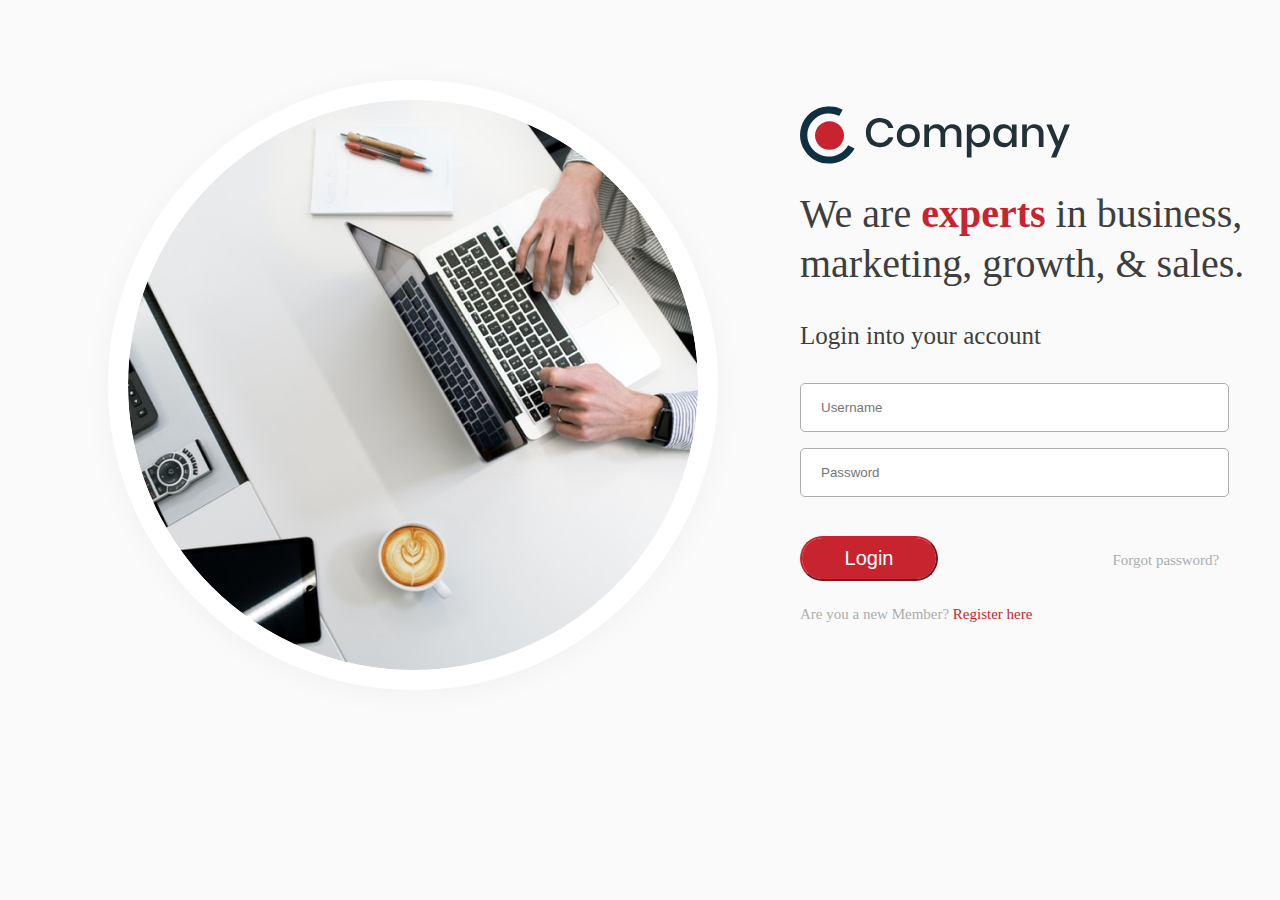
<file: index.html>
<!doctype html>
<html lang=en-us>
    <head>
        <title>Login Page</title>
        <meta name="viewport" content="width=device-width,initial-scale=1">
        <link rel="stylesheet" href="css/styles.css">
    </head>
    <body id="body">
        <div class="image"></div>
        <div class="container">
            <img class="header-logo" src="img/header-logo.svg">
            <p class="tagline">We are <span>experts</span> in business, marketing, growth, & sales.</p>
            <p class="loginInfo">Login into your account</p>
            <form>
                <div class="login"> 
                    <input type="text" placeholder="Username" name="username" required>
                    <input type="password" placeholder="Password" name="password" required>
                        <div class="loginbtn">
                            <button type="submit">Login</button> 
                            <a href="#"> Forgot password? </a> 
                        </div>
                </div> 
            </form>   
            <div class="register">
                <p>Are you a new Member? <a href="#"> Register here </a> </p>
            </div>
        </div>
    </body>
</html>
</file>
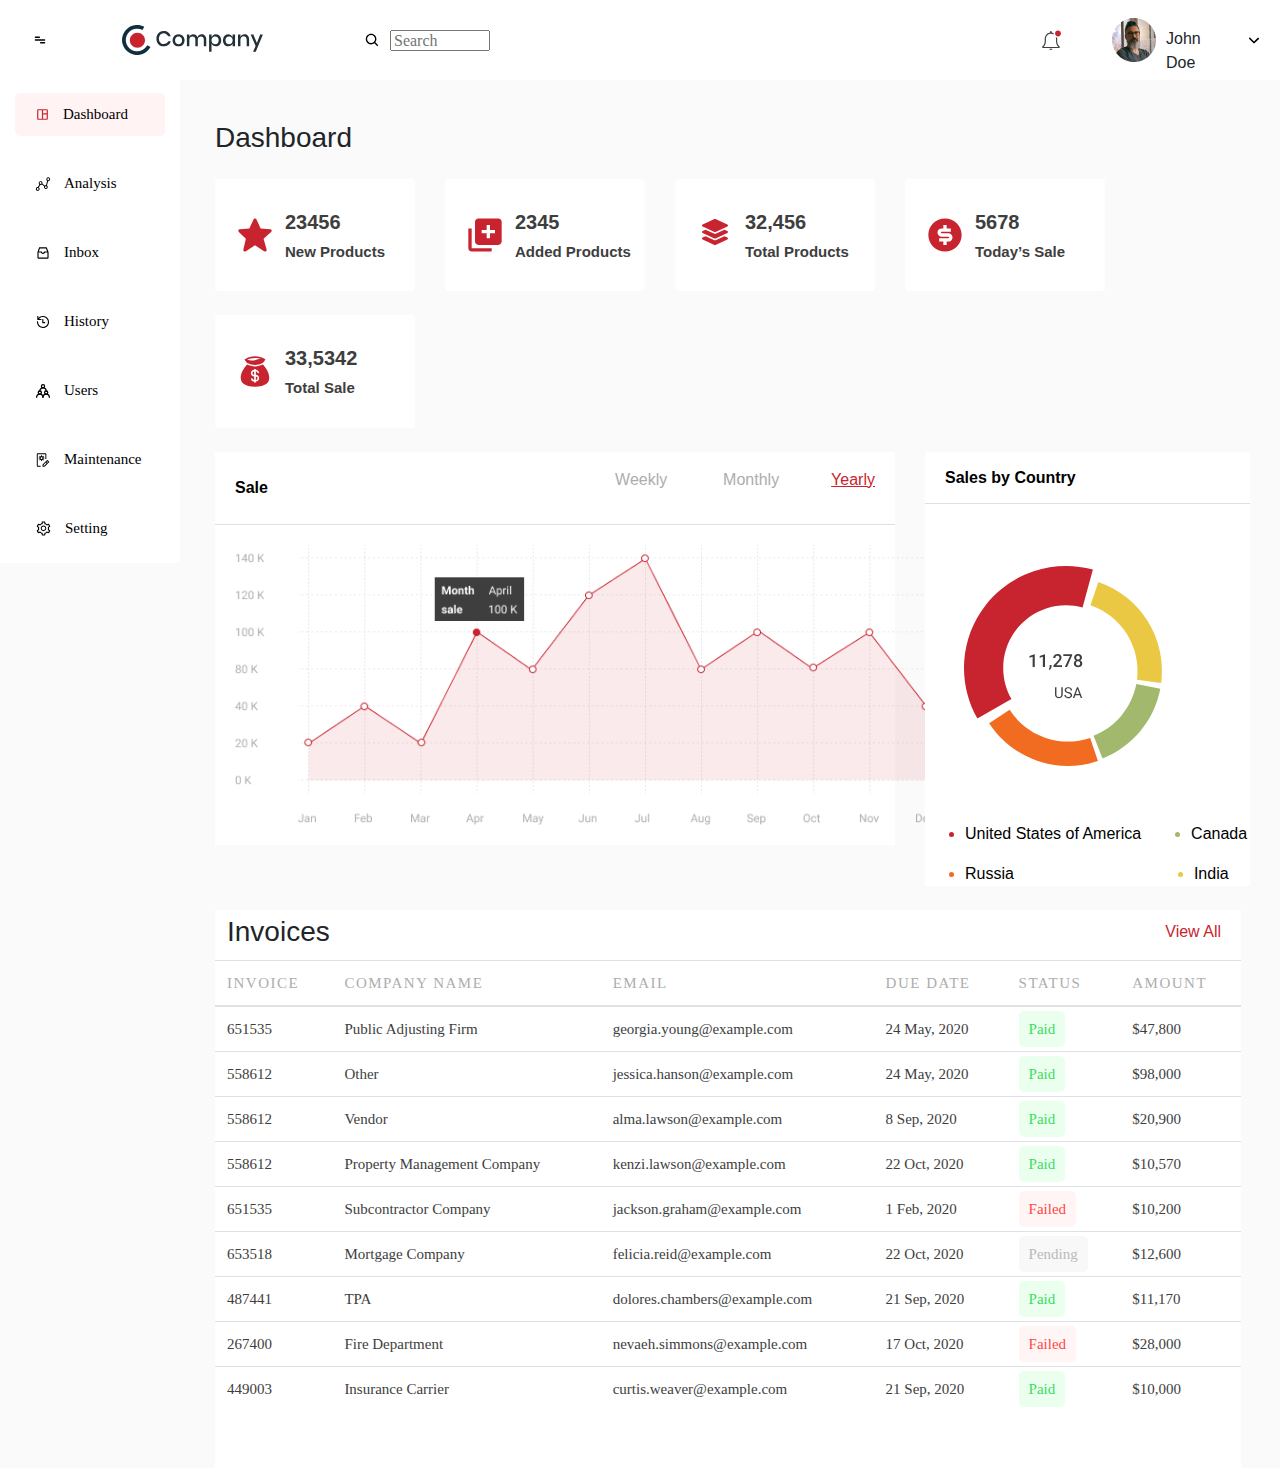
<file: dashboard.html>
<!doctype html>
<html lang=en-us>
    <head>
        <title>Dashboard Page</title>
        <meta name="viewport" content="width=device-width,initial-scale=1">
        <link rel="stylesheet" href="css/styles.css">
        <link rel="stylesheet" href="./css/bootstrap.min.css">
    </head>
    <body id="dashboardbody">
        <div class="container-fluid">
            <div class="topbar" id="topmenubar">
                <img class="menuimg" id="sidebarCollapse" onclick="showMenu()" src="img/menu-bar.svg">
                <img class="headerlogo" src="img/header-logo.svg">
                <img class="searchicon" src="img/search-icon.svg" height="16px" width="16px">
                <input class="searchtext" type="text" placeholder="Search"/>
                <img class="notification" src="img/notification-icon.svg">
                <img class="profile"src="img/profile.png">
                <p class="name">John Doe</p>
                <img class="downarrow" src="img/downward-arrow.svg">
            </div>
            <div class="row" id="dashboardmenu">
                <div class="sidebar" id="navigationmenu">
                    <div class="sidebar-menu selected-item">
                        <img class="active-menu"src="./img/dashboard-active.svg">
                        <span>Dashboard</span>
                    </div>
                    <div class="sidebar-menu">
                        <img class="graph"src="./img/graph-default.svg">
                        <span>Analysis</span>
                    </div>
                    <div class="sidebar-menu">
                        <img class="inbox"src="./img/inbox-default.svg">
                        <span>Inbox</span>
                    </div>
                    <div class="sidebar-menu">
                        <img class="history"src="./img/clock-default.svg">
                        <span>History</span>
                    </div>
                    <div class="sidebar-menu">
                        <img class="user"src="./img/user-default.svg">
                        <span>Users</span>
                    </div>
                    <div class="sidebar-menu">
                        <img class="maintenance"src="./img/maintenance-default.svg">
                        <span>Maintenance</span>
                    </div>
                    <div class="sidebar-menu">
                        <img class="setting"src="./img/setting-default.svg">
                        <span>Setting</span>
                    </div>
                </div>
                <div class="col main-content">
                    <div class="d-sm-flex justify-content-between mb-4">
                        <h1 class="h3 mb-0">Dashboard</h1>
                    </div>

                    <!-- Content Row -->
                    <div class="row">

                        <!-- Earnings (Monthly) Card Example -->
                        <div class="col-xl-3 col-md-6 mb-4">
                            <div class="card border-left-primary shadow h-100 py-2">
                                <div class="card-body">
                                    <div class="row no-gutters">
                                        <img class="star_img" src="./img/star.svg"/>
                                        <div class="col mr-2">
                                            <div class="text-xs font-weight-bold headingNo text-uppercase mb-1">
                                                23456</div>
                                            <div class="font-weight-bold mb-0">New Products</div>
                                        </div>
                                    </div>
                                </div>
                            </div>
                        </div>

                        <!-- Earnings (Monthly) Card Example -->
                        <div class="col-xl-3 col-md-6 mb-4">
                            <div class="card border-left-success shadow h-100 py-2">
                                <div class="card-body">
                                    <div class="row no-gutters">
                                        <img class="new-product" src="./img/new-product.svg"/>
                                        <div class="col mr-2">
                                            <div class="text-xs font-weight-bold headingNo text-uppercase mb-1">
                                                2345</div>
                                            <div class="font-weight-bold mb-0">Added Products</div>
                                        </div>
                                    </div>
                                </div>
                            </div>
                        </div>

                        <!-- Earnings (Monthly) Card Example -->
                        <div class="col-xl-3 col-md-6 mb-4">
                            <div class="card border-left-info shadow h-100 py-2">
                                <div class="card-body">
                                    <div class="row no-gutters">
                                        <img class="total-product" src="./img/total-product.svg"/>
                                        <div class="col mr-2">
                                            <div class="text-xs font-weight-bold headingNo text-uppercase mb-1">
                                                32,456</div>
                                            <div class="font-weight-bold mb-0">Total Products</div>
                                        </div>
                                    </div>
                                </div>
                            </div>
                        </div>

                        <div class="col-xl-3 col-md-6 mb-4">
                            <div class="card border-left-info shadow h-100 py-2">
                                <div class="card-body">
                                    <div class="row no-gutters">
                                        <img class="dollar-filled" src="./img/dollar-filled.svg"/>
                                        <div class="col mr-2">
                                            <div class="text-xs font-weight-bold headingNo text-uppercase mb-1">
                                                5678</div>
                                            <div class="font-weight-bold mb-0">Today’s Sale</div>
                                        </div>
                                    </div>
                                </div>
                            </div>
                        </div>

                        <!-- Pending Requests Card Example -->
                        <div class="col-xl-3 col-md-6 mb-4">
                            <div class="card border-left-warning shadow h-100 py-2">
                                <div class="card-body">
                                    <div class="row no-gutters">
                                        <img class="money-bag" src="./img/money-bag.svg"/>
                                        <div class="col mr-2">
                                            <div class="text-xs font-weight-bold headingNo text-uppercase mb-1">
                                                33,5342</div>
                                            <div class="font-weight-bold mb-0">Total Sale</div>
                                        </div>
                                    </div>
                                </div>
                            </div>
                        </div>
                    </div>
                    <!-- Content Row -->

                    <div class="newrow">

                        <!-- Area Chart -->
                        <div class="col-xl-8 col-lg-7">
                            <div class="newcard shadow mb-4">
                                <!-- Card Header - Dropdown -->
                                <div
                                    class="card-header py-3 d-flex flex-row align-items-center justify-content-between">
                                    <h6 class="m-0 font-weight-bold">Sale</h6>
                                    <div class="days">
                                        <p class="weekly">Weekly</p>
                                        <p class="monthly">Monthly</p>
                                        <p class="yearly"><a href="$">Yearly</a></p>
                                    </div>
                                </div>
                                <!-- Card Body -->
                                <div class="card-body">
                                    <div class="chart-area">
                                        <img src="./img/data-graph.png"></img>
                                    </div>
                                </div>
                            </div>
                        </div>

                        <!-- Pie Chart -->
                        <div class="col-xl-4 col-lg-5 piechartcard">
                            <div class="piecard shadow mb-4">
                                <!-- Card Header - Dropdown -->
                                <div
                                    class="card-header py-3 d-flex flex-row align-items-center justify-content-between">
                                    <h6 class="m-0 font-weight-bold">Sales by Country</h6>
                                </div>
                                <!-- Card Body -->
                                <div class="card-body">
                                    <div class="chart-pie pt-4 pb-2">
                                        <img src="./img/pie-chart.svg"></img>
                                    </div>
                                </div>
                                <ul>
                                    <li class="usabullet"><span class="usa">United States of America</span> </li>
                                    <li class="canadabullet"><span class="canada">Canada</span></li>
                                </ul>
                                <ul>
                                    <li class="russiabullet"><span class="russia">Russia</span></li>
                                    <li class="indiabullet"><span class="india">India</li>
                                </ul> 
                            </div>
                        </div>
                    </div>
                    <div class="invoice-table">
                        <div class="tablehaeder">
                            <h3 class="invoicetitle">Invoices</h3>
                            <p class="viewall">View All</p>
                        </div>
                        <table class="table">
                            <thead>
                              <tr>
                                <th>INVOICE</th>
                                <th>COMPANY NAME</th>
                                <th>EMAIL</th>
                                <th>DUE DATE</th>
                                <th>STATUS</th>
                                <th>AMOUNT</th>
                            </tr>
                            </thead>
                            <tbody>
                              <tr>
                                <td>651535</td>
                                <td>Public Adjusting Firm</td>
                                <td>georgia.young@example.com</td>
                                <td>24 May, 2020</td>
                                <td class="paid"><spam class="paidbox">Paid</spam></td>
                                <td>$47,800</td>
                              </tr>
                              <tr>
                                <td>558612</td>
                                <td>Other</td>
                                <td>jessica.hanson@example.com</td>
                                <td>24 May, 2020</td>
                                <td class="paid"><spam class="paidbox">Paid</spam></td>
                                <td>$98,000</td>
                              </tr>
                              <tr>
                                <td>558612</td>
                                <td>Vendor</td>
                                <td>alma.lawson@example.com</td>
                                <td>8 Sep, 2020</td>
                                <td class="paid"><spam class="paidbox">Paid</spam></td>
                                <td>$20,900</td>
                              </tr>
                              <tr>
                                <td>558612</td>
                                <td>Property Management Company</td>
                                <td>kenzi.lawson@example.com</td>
                                <td>22 Oct, 2020</td>
                                <td class="paid"><spam class="paidbox">Paid</spam></td>
                                <td>$10,570</td>
                              </tr>
                              <tr>
                                <td>651535</td>
                                <td>Subcontractor Company</td>
                                <td>jackson.graham@example.com</td>
                                <td>1 Feb, 2020</td>
                                <td class="failed"><span class="failedbox">Failed</span></td>
                                <td>$10,200</td>
                              </tr>
                              <tr>
                                <td>653518</td>
                                <td>Mortgage Company</td>
                                <td>felicia.reid@example.com</td>
                                <td>22 Oct, 2020</td>
                                <td class="pending"><span class="pendingbox">Pending</span></td>
                                <td>$12,600</td>
                              </tr>
                              <tr>
                                <td>487441</td>
                                <td>TPA</td>
                                <td>dolores.chambers@example.com</td>
                                <td>21 Sep, 2020</td>
                                <td class="paid"><spam class="paidbox">Paid</spam></td>
                                <td>$11,170</td>
                              </tr>
                              <tr>
                                <td>267400</td>
                                <td>Fire Department</td>
                                <td>nevaeh.simmons@example.com</td>
                                <td>17 Oct, 2020</td>
                                <td class="failed"><span class="failedbox">Failed</span></td>
                                <td>$28,000</td>
                              </tr>
                              <tr>
                                <td>449003</td>
                                <td>Insurance Carrier</td>
                                <td>curtis.weaver@example.com</td>
                                <td>21 Sep, 2020</td>
                                <td class="paid"><spam class="paidbox">Paid</spam></td>
                                <td>$10,000</td>
                              </tr>
                            </tbody>
                          </table>
                    </div>
                </div>
            </div>
        </div>
    </body>
</html>


<script>
    const sideNavMenu = document.getElementById("navigationmenu");
    function showMenu(){
        if(sideNavMenu.style.display != "none"){
            sideNavMenu.style.display = "none";
            document.getElementById("dashboardmenu").style.gridTemplateColumns = "auto";
        }   
        else{
            sideNavMenu.style.display = "block";
            document.getElementById("topmenubar").style.width = "100vw"
            document.getElementById("dashboardmenu").style.gridTemplateColumns = "auto auto";
        }
    }
</script>
</file>
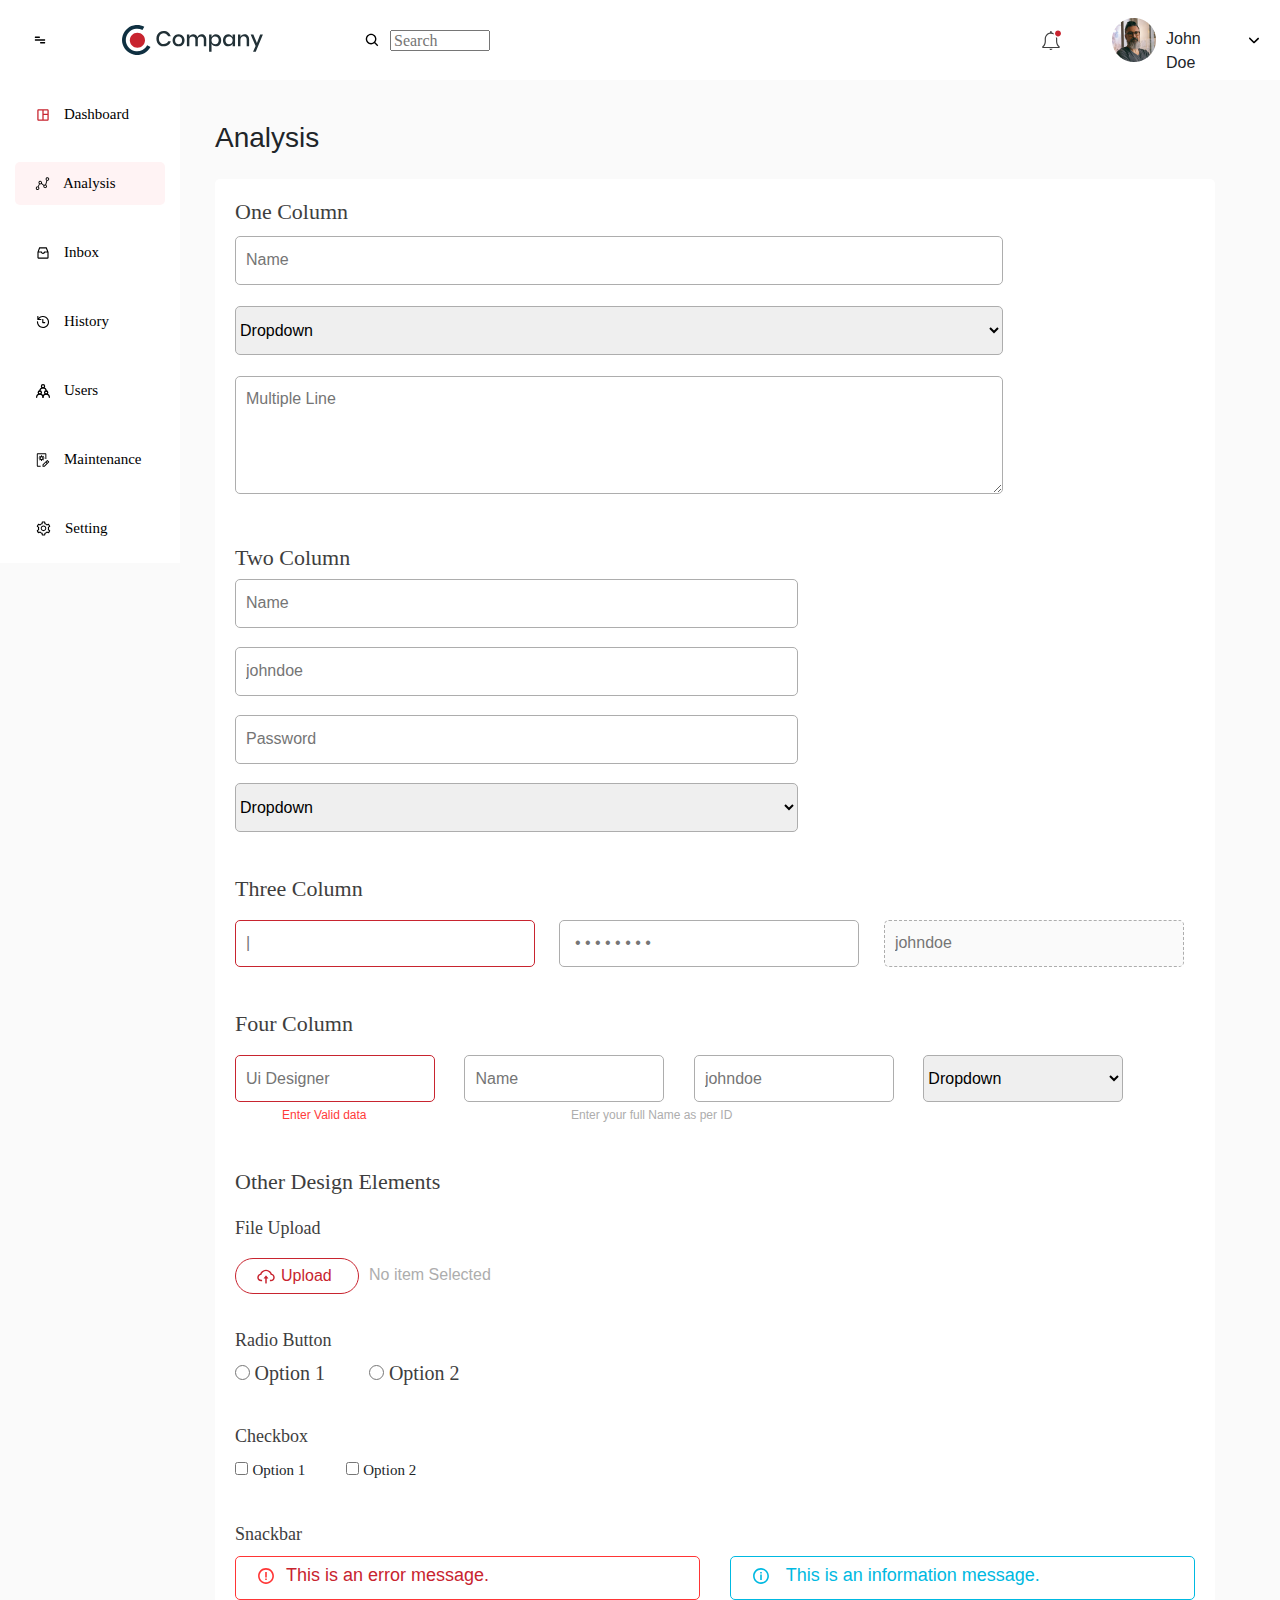
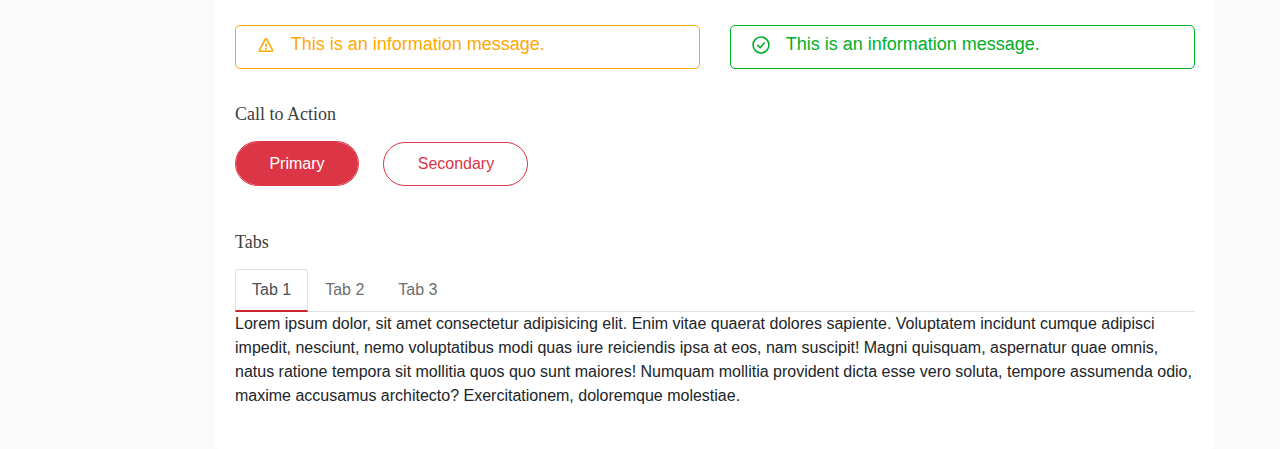
<file: innerpage.html>
<!doctype html>
<html lang=en-us>
    <head>
        <title>Analysis Page</title>
        <meta name="viewport" content="width=device-width,initial-scale=1">
        <link rel="stylesheet" href="css/styles.css">
        <link rel="stylesheet" href="./css/bootstrap.min.css">
    </head>
    <body id="dashboardbody">
        <div class="container-fluid">
            <div class="topbar" id="topmenubar">
                <img class="menuimg" onclick="showMenu()" src="img/menu-bar.svg">
                <img class="headerlogo" src="img/header-logo.svg">
                <img class="searchicon" src="img/search-icon.svg" height="16px" width="16px">
                <input class="searchtext" type="text" placeholder="Search"/>
                <img class="notification" src="img/notification-icon.svg">
                <img class="profile"src="img/profile.png">
                <p class="name">John Doe</p>
                <img class="downarrow" src="img/downward-arrow.svg">
            </div>
            <div class="row" id="dashboardmenu">
                <div class="sidebar" id="navigationmenu">
                    <div class="sidebar-menu">
                        <img class="dashboardsvg"src="./img/dashboard-active.svg">
                        <span>Dashboard</span>
                    </div>
                    <div class="sidebar-menu selected-item">
                        <img class="active-menu"src="./img/graph-default.svg">
                        <span>Analysis</span>
                    </div>
                    <div class="sidebar-menu">
                        <img class="inbox"src="./img/inbox-default.svg">
                        <span>Inbox</span>
                    </div>
                    <div class="sidebar-menu">
                        <img class="history"src="./img/clock-default.svg">
                        <span>History</span>
                    </div>
                    <div class="sidebar-menu">
                        <img class="user"src="./img/user-default.svg">
                        <span>Users</span>
                    </div>
                    <div class="sidebar-menu">
                        <img class="maintenance"src="./img/maintenance-default.svg">
                        <span>Maintenance</span>
                    </div>
                    <div class="sidebar-menu">
                        <img class="setting"src="./img/setting-default.svg">
                        <span>Setting</span>
                    </div>
                </div>
                <div class="col main-content-innerpage">
                    <div class="d-sm-flex justify-content-between mb-4">
                        <h1 class="h3 mb-0">Analysis</h1>
                    </div>
                    <div class="formarea">
                        <label class="one-column">One Column</label>
                        <form>
                            <input type="nametext" id="name" name="name" placeholder="Name">
                            <select id="dropdown">
                                <option value="">Dropdown</option>
                            </select>
                            <textarea id="multiple-line" placeholder="Multiple Line" rows="4" type="textarea"></textarea>
                        </form>
                        <label class="two-column">Two Column</label>
                        <div class="twoform">
                            <input type="nametext" id="twoform" name="name" placeholder="Name">
                            <input type="nametext" id="twoform" name="name" placeholder="johndoe">
                        </div>
                        <div class="twoform">
                            <input type="nametext" id="twoform" name="name" placeholder="Password">
                            <select id="twoformdropdown">
                                <option value="">Dropdown</option>
                            </select>
                        </div>
                        <label class="three-column">Three Column</label>
                        <div class="threeform">
                            <input type="nametext" id="focused" name="name" placeholder="|">
                            <input type="nametext" id="threeform" name="name" placeholder=" • • • • • • • •">
                            <input type="nametext" disabled="disabled" id="disabled" name="name" placeholder="johndoe">
                        </div>
                        <label class="four-column">Four Column</label>
                        <div class="fourform">
                            <input type="nametext" id="fourfocused" name="name" placeholder="Ui Designer">
                            <input type="nametext" id="fourform" name="name" placeholder="Name">
                            <input type="nametext" id="fourform" name="name" placeholder="johndoe">
                            <select id="fourform">
                                <option value="">Dropdown</option>
                            </select>
                        </div>
                        <spam class="fourcolumntext1">Enter Valid data</spam>
                        <spam class="fourcolumntext2">Enter your full Name as per ID</spam>
                        <p id="other">Other Design Elements</p>
                        <p id="file-upload">File Upload</p>
                        <div class="upload">
                            <div class="upload-btn">
                                <img src="./img/cloud-upload-icon.svg">Upload
                                <!-- <input type="file" name="myfile" /> -->
                            </div>
                            <span class="uploadtext">No item Selected</span>
                        </div>
                        <label class="radio">Radio Button</label>
                        <div class="radio-btn">
                            <input type="radio" id="option_1" name="Radio" value="Option 1">
                            <label class="option_1">Option 1</label>
                            <input type="radio" id="option_2" name="Radio" value="Option 2">
                            <label class="option_2">Option 2</label>
                        </div>
                        <label class="checkbox">Checkbox</label>
                        <div class="checkbox-btn">
                            <input type="checkbox" id="checkbox1" name="checkbox" value="Option 1">
                            <label class="checkbox1">Option 1</label>
                            <input type="checkbox" id="checkbox2" name="checkbox" value="Option 2">
                            <label class="checkbox2">Option 2</label>
                        </div>
                        <label class="snackbar">Snackbar</label>
                        <div id="snackbar">
                            <div class="snackbar_btn1">
                                <img class="snackbarimg1" src="./img/error-icon.svg"><span>This is an error message.</span> 
                            </div>
                            <div class="snackbar_btn2">
                                <img class="snackbarimg2" src="./img/info-icon.svg"><span> This is an information message.</span> 
                            </div>
                        </div>
                        <div id="snackbar">
                            <div class="snackbar_btn3">
                                <img class="snackbarimg1" src="./img/warning-icon.svg"><span> This is an information message.</span> 
                            </div>
                            <div class="snackbar_btn4">
                                <img class="snackbarimg1" src="./img/success-icon.svg"><span> This is an information message.</span> 
                            </div>
                        </div>
                        <div class="call_action">
                            <p class="callactiontxt">Call to Action</p>
                            <div class="callaction_btn">
                                <button type="button" class="rounded-pill btn btn-danger primarybtn">Primary</button>
                                <button type="button" class="rounded-pill btn btn-outline-danger secondarybtn">Secondary</button>
                            </div>
                        </div>
                        <div class="tabs">
                            <p class="tabtxt">Tabs</p>
                            <div>
                                <ul class="nav nav-tabs" id="myTab" role="tablist">
                                    <li class="nav-item" role="presentation">
                                        <a class="nav-link active" id="pills-home-tab" data-toggle="pill" href="#pills-home" role="tab" aria-controls="pills-home" aria-selected="true">Tab 1</a>
                                    </li>
                                    <li class="nav-item" role="presentation">
                                        <a class="nav-link" id="pills-home-tab" data-toggle="pill" href="#pills-home" role="tab" aria-controls="pills-home" aria-selected="true">Tab 2</a>
                                    </li>
                                    <li class="nav-item" role="presentation">
                                        <a class="nav-link" id="pills-home-tab" data-toggle="pill" href="#pills-home" role="tab" aria-controls="pills-home" aria-selected="true">Tab 3</a>
                                    </li>
                                </ul>
                                <div class="tab-content">
                                    <div class="tab-pane fade show active" id="tab1" role="tabpanel"
                                        aria-labelledby="home-tab">Lorem ipsum dolor, sit amet consectetur adipisicing
                                        elit. Enim vitae quaerat dolores sapiente. Voluptatem incidunt cumque adipisci
                                        impedit, nesciunt, nemo voluptatibus modi quas iure reiciendis ipsa at eos, nam
                                        suscipit!
                                        Magni quisquam, aspernatur quae omnis, natus ratione tempora sit mollitia quos
                                        quo sunt maiores! Numquam mollitia provident dicta esse vero soluta, tempore
                                        assumenda odio, maxime accusamus architecto? Exercitationem, doloremque
                                        molestiae.
                                    </div>
                                    <div class="tab-pane fade" id="tab2" role="tabpanel"
                                        aria-labelledby="profile-tab">Lorem ipsum dolor, sit amet consectetur adipisicing
                                        elit. Enim vitae quaerat dolores sapiente. Voluptatem incidunt cumque adipisci
                                        impedit, nesciunt, nemo voluptatibus modi quas iure reiciendis ipsa at eos, nam
                                        suscipi.</div>
                                    <div class="tab-pane fade" id="tab3" role="tabpanel"
                                        aria-labelledby="contact-tab">Lorem ipsum dolor, sit amet consectetur adipisicing
                                        elit. Enim</div>
                                </div>
                            </div>
                        </div>
                    </div>
                </div>
            </div>
        </div>
    </body>
</html>




<script>
    const sideNavMenu = document.getElementById("navigationmenu");
    function showMenu(){
        if(sideNavMenu.style.display != "none"){
            sideNavMenu.style.display = "none";
            document.getElementById("dashboardmenu").style.gridTemplateColumns = "auto";
        }   
        else{
            sideNavMenu.style.display = "block";
            document.getElementById("topmenubar").style.width = "100vw"
            document.getElementById("dashboardmenu").style.gridTemplateColumns = "auto auto";
        }
    }
</script>
</file>
<file: css/styles.css>
#body{
    /* width: 1560px; */
    height: 720px;
    background-color: #FAFAFA;
}
.image{
    top: 72px;
    left: 100px;
    width: 570px;
    height: 570px;
    border-radius: 50%;
    position: relative;
    background: transparent url('../img/hero-image.png') 0% 0% no-repeat padding-box;
    box-shadow: 0px 4px 31px #0000000A;
    border: 20px solid #FFFFFF;
    opacity: 1;
    float: left;
    margin-right: 164px;
}
.container{
    position: absolute;
    top: 106px;
    left: 800px;
}
.header-logo{
    width: 272px;
    height: 58px;
}
.tagline{
    width: 500px;
    height: 100px;
    margin-top: 19.17px;
    margin-bottom: 31.87px;
    text-align: left;
    font: normal normal 300 40px/47px Roboto;
    letter-spacing: 0px;
    color: #3E3E3E;
}
.tagline span{
    width: 137px;
    height: 53px;
    text-align: left;
    font: normal normal 900 40px/53px Roboto;
    letter-spacing: 0px;
    color: #C8242F;
}
.loginInfo{
    /* width: 260px; */
    height: 33px;
    text-align: left;
    font: normal normal normal 25px/33px Roboto;
    letter-spacing: 0px;
    color: #3E3E3E;
    margin-bottom: 23.45px;
}
.login{
    float: none;
    display: grid;
}
.login input[type=text], input[type=password] { 
    width: 429px;
    height: 49px;
    margin: 8px 0;
    padding: 12px 20px; 
    background: #FFFFFF 0% 0% no-repeat padding-box;
    border: 1px solid #ADADAD;
    border-radius: 5px; 
    box-sizing: border-box; 
}
.loginbtn{
    margin-top: 30.5px;
}
.loginbtn a{
    text-align: right;
    position: relative;
    font: normal normal normal 15px/20px Roboto;
    letter-spacing: 0px;
    color: #ADADAD;
    left: 170.44px;
}
a{
    text-decoration: none;
}
button{
    width: 138px;
    height: 45px;
    background: #C8242F 0% 0% no-repeat padding-box;
    border-color: #C8242F;
    color: white;
    font-size: 20px;
    font: normal normal medium 18px/24px Roboto;
    border-radius: 23px;
}
.loginbtn p{
    text-align: right;
    float: inline-end;
}
.register{
    margin-top: 23.13px;
    height: 20px;
    text-align: left;
    font: normal normal normal 15px/20px Roboto;
    letter-spacing: 0px;
    color: #ADADAD;
}
.register a{
    font: normal normal normal 15px/20px Roboto;
    letter-spacing: 0px;
    color: #C8242F;
}

/* dashboard style */

#dashboardbody{
    top: 0px;
    left: 0px;
    width: 100%;
    height: 1359px;
    background: #FAFAFA 0% 0% no-repeat padding-box;
    opacity: 1;
}
.topbar{
    top: 0px;
    left: 0px;
    position: absolute;
    width: 100%;
    height: 80px;
    display: flex;
    align-items: center;
    background: #FFFFFF 0% 0% no-repeat padding-box;
}
.menuimg{
    /* position: absolute; */
    /* left: 29px;  */
    width: 20px;
    height: 14px;
    margin-left: 30px;
}
.headerlogo{
    /* position: absolute; */
    top: 25px;
    margin-left: 72px;
    width: 142px;
    height: 30px;
}
.searchicon{
    top: 32px;
    /* left: 291px; */
    /* position: absolute; */
    margin-left: 100px;
    width: 16px;
    height: 16px;
}
.searchtext{
    /* position: absolute; */
    top: 30px;
    /* left: 321px; */
    width: 100px;
    height: 21px;
    margin-left: 10px;
    text-align: left;
    font: normal normal normal 16px/21px Roboto;
    letter-spacing: 0px;
    color: #000000;
}
.notification{
    /* position: absolute; */
    top: 28px;
    /* left: 1294px; */
    margin-left: 550px;
    width: 22px;
    height: 21px;   
}
.profile{
    /* position: absolute; */
    top: 18px;
    margin-left: 50px;
    /* left: 1368px; */
    width: 44px;
    height: 44px;
}
.name{
    /* position: absolute; */
    top: 28px;
    /* left: 1424px; */
    margin-left: 10px;
    margin-top: 10px;
    width: 68px;
    height: 21px;
}
.downarrow{
    /* position: absolute; */
    top: 30px;
    margin-left: 10px;
    /* left: 1507px; */
    width: 20px;
    height: 20px;
}
.sidebar{
    display: flex;
    flex-direction: column;
    position: relative;
    top: 80px;
    width: 180px;
    height: auto;
    background: #FFFFFF 0% 0% no-repeat padding-box;
}
.sidebar-menu {
    width: 150px;
    height: 43px;
    border-radius: 5px;
    margin: 13px 15px;
    align-items: center;
    font: 15px Roboto;
    padding-left: 20px;
    display: flex;
}
.sidebar-menu span{
    color: #000000;
}
.selected-item{
    background: #fff3f4 0% 0% no-repeat padding-box;
}
.active-menu{
    top: 119px;
    left: 48px;
    width: 15px;
    height: 15px;
    margin-right: 13px;
}
.graph{
    top: 171px;
    left: 46px;
    width: 16px;
    height: 16px;
    margin-right: 13px;
}
.inbox,.dashboardsvg{
    top: 225px;
    left: 48px;
    width: 16px;
    height: 16px;
    margin-right: 13px;
}
.history{
    top: 278px;
    left: 47px;
    width: 16px;
    height: 16px;
    margin-right: 13px;
}
.user{
    top: 339px;
    left: 57px;
    width: 16px;
    height: 16px;
    margin-right: 13px;
}
.maintenance{
    top: 383px;
    left: 48px;
    width: 16px;
    height: 16px;
    margin-right: 13px;
}
.setting{
    top: 436px;
    left: 47px;
    width: 17px;
    height: 17px;
    margin-right: 13px;
}
.main-content{
    position: relative;
    top: 121px;
    width: 146px;
    height: 39px;
    text-align: left;
    margin-left: 20px;
}
.headingNo{
    font: normal normal medium 25px/33px Roboto;
    letter-spacing: 0px;
    color: #3E3E3E;     
}
.mb-1{
    font-size: 20px;
    letter-spacing: 0px;
    color: #3E3E3E;
}
.mb-0{
    margin-bottom: 0!important;
    font-size: 15px;
    color: #3E3E3E;
}
.star_img,.new-product,.total-product,.dollar-filled,.money-bag{
    float: left;
    padding-right: 10px;
}
.total-product{
    width: 50px;
    height: 50px;
}
.card ,.piecard{
    width: 200px;
    background-clip: none!important;
    border: none!important;
    border-radius: none!important;
    background: white;
}
.newcard{
    width: 200px;
    background-clip: none!important;
    border: none!important;
    border-radius: none!important;
    background-color: white;
}
.card-body{
    width: 220px;
}
.newrow{
    display: flex;
    margin-left: -15px;
}
.chart-area img{
    width: 700px;
    height: auto;
}
.mb-4{
    flex: 0!important;
    width: 100%;
}
.align-items-center{
    background-color: white !important;
}
.m-0 {
    color: black!important;
}
.days{
    display: flex;
    flex-direction: row;
    /* padding-right: 10px; */
}
.weekly,.monthly{
    /* margin-right:10px; */
    width: 108px;
    height: 16px;
    color: #ADADAD; 
}
.yearly{
    color: #C8242F;
}
.yearly a{
    text-decoration: underline;
    color: #C8242F;
}
ul{
    display: flex;
}
.usa{
    /* width: 166px; */
    height: 20px;
    color: #000000;
}
.usabullet{
    color: #C8242F;
}
.canada{
    /* top: 635px; */
    /* left: 1200px; */
    /* width: 51px; */
    color: #000000;
    height: 20px;
}
.russia{
    left: 1200px;
    color: #000000;
}
.india{
    color: #000000;
}
.indiabullet{
   margin-left: 180px;
   color: #EBC844;
}
.canadabullet{
    color: #A2B86C ;
    margin-left: 50px;
}
.russiabullet{
    color: #F16C20;
}
.invoice-table{
    position: absolute;
    overflow-x:auto;
    /* top: 758px; */
    width: 95%;  
    height: 558px;
    background: #FFFFFF  
}
th{
    font: normal normal normal 15px/20px Roboto;
    letter-spacing: 1.5px;
    color: #ADADAD;
}
td{
    font: normal normal normal 15px/20px Roboto;
    letter-spacing: 0px;
    color: #3E3E3E;
}
.failedbox{
    background-color: #FFF5F5 ;
    color: #FF4545;
    border-radius: 5px;
    width: 10px;
    height: 10px;
    padding: 10px 10px;
    /* margin: 10px 10px; */
}
.paidbox{
    background-color: #EBFFEF  ;
    color: #3CDD5F;
    border-radius: 5px;
    width: 10px;
    height: 10px;
    padding: 10px 10px;
}
.pendingbox{
    background-color: #F8F8F8  ;
    color: #BABABA;
    width: 10px;
    border-radius: 5px;
    height: 10px;
    padding: 10px 10px;
}
.invoicetitle{
    /* float: left; */
    margin-left: 12px;
    margin-top: 5px;
}
.viewall{
    margin-top: 10px;
    margin-left: auto;
    margin-right: 20px;
    color: #C8242F;
}
.tablehaeder{
    display: flex;
}


/* innerpage */
.main-content-innerpage{
    position: relative;
    top: 121px;
    width: 130px;
    height: 39px;
    text-align: left;
    margin-left: 20px;
}
.formarea{
    top: 182px;
    left: 292px;
    width: 1000px;
    height: auto;
    background: #FFFFFF 0% 0% no-repeat padding-box;
    border-radius: 5px;
    padding: 20px 20px;
}
.one-column{
    top: 205px;
    left: 321px;
    width: 121px;
    height: 29px;
    text-align: left;
    font:22px Roboto;
    letter-spacing: 0px;
    color: #3E3E3E;
}
#name{
    width: 80%;
    height: 49px;
    border: 1px solid #ADADAD;
    border-radius: 5px;
}
input[type=nametext]{
    padding-left: 10px;
}
input[type=textarea]{
    padding-left: 10px;
}
#dropdown{
    width: 80%;
    height: 49px;
    border: 1px solid #ADADAD;
    border-radius: 5px;
    margin-top: 21px;
}
#multiple-line{
    width: 80%;
    border: 1px solid #ADADAD;
    border-radius: 5px;
    margin-top: 21px;
    padding: 10px 10px
}
.two-column{
    margin-top: 44px;
    text-align: left;
    font:22px Roboto;
    letter-spacing: 0px;
    color: #3E3E3E;
}
#twoform{
    width: 563px;
    height: 49px;
    margin-right: 15px;
    margin-bottom: 19px;
    border: 1px solid #ADADAD;
    border-radius: 5px;
    /* display: grid;
    grid-template-columns: 66.667% 33.334%;	 */
}
#twoformdropdown{
    width: 563px;
    height: 49px;
    border: 1px solid #ADADAD;
    border-radius: 5px;
}
.three-column{
    margin-top: 44px;
    font:22px Roboto;
    letter-spacing: 0px;
    color: #3E3E3E;
}
#threeform{
    width: 300px;
    height: 47px;
    border: 1px solid #ADADAD;
    border-radius: 5px;
    margin-right: 20px;
}
#focused{
    border: 1px solid #C8242F;
    width: 300px;
    height: 47px;
    margin-right: 20px;
    border-radius: 5px;
}
#disabled{
    width: 300px;
    height: 47px;
    margin-top: 10px;
    border: 1px dashed #ADADAD;
    border-radius: 5px; 
}
.four-column{
    margin-top: 44px;
    font:22px Roboto;
    letter-spacing: 0px;
    color: #3E3E3E;
}
#fourfocused{
    border: 1px solid #C8242F;
    width: 200px;
    height: 47px;
    border-radius: 5px;
    margin-right: 25px;
}
#fourform{
    width: 200px;
    height: 47px;
    border: 1px solid #ADADAD;
    border-radius: 5px;
    margin-right: 25px;
    margin-top: 10px;
}
.fourcolumntext1{
    color: #FF3B3B;
    font-size: 12px;
    margin-left: 47px;
    margin-top: 10px;
}
.fourcolumntext2{
    color: #ADADAD;
    font-size: 12px;
    margin-left: 200px;
    margin-top: 10px;
}
#other{
    width: 225px;
    height: 29px;
    text-align: left;
    font: 22px Roboto;
    letter-spacing: 0px;
    color: #3E3E3E;
    margin-top: 43px;
}
#file-upload{
    width: 90px;
    height: 24px;
    text-align: left;
    font: 18px Roboto;
    letter-spacing: 0px;
    color: #3E3E3E;
    margin-top: 20px;
}
.upload-btn {
    width: 124px;
    height: 36px;
    border: 1px solid #C8242F;
    border-radius: 18px;
    padding-top: 5px;
    padding-left: 20px;
    color: #C8242F;
}
.upload{
    display: flex;
}
.upload-btn img{
    padding-right: 5px;
}
.uploadtext{
    margin-left: 10px;
    margin-top: 5px;
    color: #ADADAD;
}
.radio{
    width: 104px;
    height: 24px;
    text-align: left;
    font: 18px Roboto;
    letter-spacing: 0px;
    color: #3E3E3E;
    margin-top: 36px;
}
input[type=radio]{
    width: 15px;
    height: 15px;
    accent-color: red;
}
.option_1{
    height: 20px;
    text-align: left;
    font: 20px Roboto;
    letter-spacing: 0px;
    margin-right: 40px;
    color: #3E3E3E;
}
.option_2{
    height: 20px;
    text-align: left;
    font: 20px Roboto;
    letter-spacing: 0px;
    color: #3E3E3E;
}
input[type=checkbox] {
    accent-color: red;
}
.checkbox{
    width: 79px;
    height: 24px;
    text-align: left;
    font: 18px Roboto;
    letter-spacing: 0px;
    color: #3E3E3E;
    margin-top: 36px;
}
.checkbox-btn label{
    font: 15px Roboto;
    height: 20px;
}
.checkbox1{
    margin-right: 36px;
}
.snackbar{
    width: 79px;
    height: 24px;
    text-align: left;
    font: 18px Roboto;
    letter-spacing: 0px;
    color: #3E3E3E;
    margin-top: 34px;
}
#snackbar{
    display: flex;
    margin-bottom: 25px;
}
.snackbar_btn1{
    width: 563px;
    height: 44px;
    border: 1px solid #FF3535;
    padding-top: 5px;
    padding-left: 20px;
    border-radius: 5px;
    color: #C8242F;
    font-size: 18px;
    margin-right: 30px;
}
.snackbar_btn2{
    width: 563px;
    height: 44px;
    border: 1px solid #00B9E1;
    padding-top: 5px;
    padding-left: 20px;
    border-radius: 5px;
    color: #00B9E1;
    font-size: 18px;
}
.snackbar_btn3{
    width: 563px;
    height: 44px;
    border: 1px solid #FFA800;
    border-radius: 5px;
    padding-top: 5px;
    padding-left: 20px;
    font-size: 18px;
    color: #FFA800;
    margin-right: 30px;
}
.snackbar_btn4{
    width: 563px;
    height: 44px;
    border: 1px solid #00AF27;
    border-radius: 5px;
    padding-top: 5px;
    padding-left: 20px;
    font-size: 18px;
    color: #00AF27;
}
.snackbarimg1{
    width: 20px;
    height: 20px;
    margin-right: 10px;
}
.snackbarimg2{
    width: 20px;
    height: 20px;
    margin-right: 10px;
}
.callactiontxt{
    text-align: left;
    font:18px Roboto;
    letter-spacing: 0px;
    color: #3E3E3E;
    margin-top: 35px;
}
.primarybtn{
    width: 124px;
    height: 45px;
    background: #C8242F 0% 0% no-repeat padding-box;
    border-radius: 23px!important;
    margin-right: 20px;
}
.secondarybtn{
    width: 145px;
    height: 44px;
    border: 1px solid #C8242F;
    border-radius: 22px!important;
}
.tabtxt{
    text-align: left;
    font:18px Roboto;
    letter-spacing: 0px;
    color: #3E3E3E;
    margin-top: 46px;
}
a.active {
    border-bottom: 2px solid #C8242F!important;
}
  
.nav-link {
    color: rgb(110, 110, 110);
    font-weight: 500;
}
.nav-link:hover {
    color: #C8242F;
}
.nav-pills .nav-link.active {
    color: black;
    background-color: white;
    border-radius: 0.5rem 0.5rem 0 0;
    font-weight: 600;
}
.tab-content {
    padding-bottom: 1.3rem;
}
.form-control {
    background-color: rgb(241, 243, 247);
    border: none;
}
@media screen and (max-width:1270px){
    .notification{
        margin-left: 400px;
    }
    .newrow{
        flex: none !important;
        display: block;
    }
    .newcard{
        width: 720px;
    }
    .formarea{
        width: 900px;
    }
}
@media screen and (max-width:1150px){
    .notification{
        margin-left: 300px;
    }
    .formarea{
        width: 780px;
    }
}
@media screen and (max-width: 1024px){
    #body{
        width: 90%;
    }
    .image{
        left: 20px;
        width:320px;
        height: 320px;
        border: 10px solid white;
        background: transparent url(../img/hero-image.png) 30% 0% no-repeat padding-box;
    }
    .container{
        left: 400px;
        top:90px;
    }
    .header-logo {
        width: 220px;
        height: 40px;
    }
    .tagline,.tagline span{
        font-size: 35px;
    }
    .sidebar{
        display: none;
    }
    .main-content{
        margin-left: 10px;
    }
    .notification{
        margin-left: 200px;
    }
    .piechartcard{
        width: 400px!important;
    }
    td{
        font-size: 12px;
    }
    .formarea{
        width: 880px;
    }
    .fourcolumntext2{
        margin-left: 100px;
    }
}
@media screen and (max-width: 915px){
    .notification{
        margin-left: 90px;
    }
    .profile{
        margin-left: 15px;
    }
    .formarea{
        width: 700px;
    }
}
@media screen and (max-width: 768px){
    #body{
        width: 90%;
    }
    .image{
        float: none;
        left: 250px;
        top:10px;
        width: 500px;
        height: 500px;
        background: transparent url(../img/hero-image.png) 40% 0% no-repeat padding-box;
    }
    .header-logo{
        margin-left: -10px;
        width: 200px;
        height: 150px;
    }
    .container{
        top:70px;
        position: relative;
        left: 50px;
    }
    .container{
        left: 370px;
        top:90px;
    }
    .tagline,.tagline span{
        font-size: 30px;
    }
    .login input[type=text], input[type=password] {
        width: 400px;
    }
    .loginbtn a{
        left: 140px;
    }
    .headerlogo{
        margin-left: 10px;
    }
    .newcard{
        width: 600px;
    }
    .chart-area img{
        width: 550px;
        height: auto;
    }
    .invoice-table{
        height: auto;
        width: 90%;
    }
    .formarea{
        width: 600px;
    }
    #twoform,#twoformdropdown{
        width: 350px;
    }
    #focused,#threeform,#disabled{
        width: 200px;
    }
    .snackbar_btn1,.snackbar_btn2,.snackbar_btn3,.snackbar_btn4{
        font-size: 15px;
    }
}
@media screen and (max-width:700px){
    .searchicon{
        margin-left: 10px;
    }
    .formarea{
        width: 550px;
    }
    #twoform,#twoformdropdown{
        width: 300px;
    }
    #focused,#threeform,#disabled{
        width: 200px;
        margin-bottom: 10px;
    }
    #fourform,#fourfocused{
        width: 300px;
    }
    #snackbar{
        flex: none;
        display: block;
    }
    .snackbar_btn1,.snackbar_btn2,.snackbar_btn3,.snackbar_btn4{
        font-size: 15px;
        width: 70%;
        margin-bottom: 10px;
    }
    .fourcolumntext1{
        margin-left: 10px;
    }
    .fourcolumntext2{
        margin-left: 10px;
    }
}
@media screen and (max-width:650px){
    .card,.piecard{
        width: 150px;
    }
    .mb-1{
        font-size: 15px;
    }
    .mb-0{
        font-size: 10px;
    }
    .star_img, .new-product, .total-product, .dollar-filled, .money-bag{
        width: 30px;
    }
    .newcard{
        width: 400px;
    }
    .chart-area img{
        width: 350px;
        height: auto;
    }
    .piecard{
        width: 350px;
    }
    .headerlogo{
        width: 100px;
    }
    .notification{
        margin-left: 10px;
    }
    .card-body {
        width: 150px;
    }
    .usa,.india,.canada,.russia{
        font-size: 10px;
    }
    .indiabullet{
        margin-left: 130px
    }
    .piechartcard {
        width: 200px;
    }
    .formarea{
        width: 430px;
    }
    #twoform,#twoformdropdown{
        width: 300px;
    }
    #focused,#threeform,#disabled{
        width: 300px;
    }
}
@media screen and (max-width:480px){
    #body{
        width: 90%;
    }
    .image{
        float: none;
        left: 90px;
        top:10px;
        width: 200px;
        height: 200px;
        background: transparent url(../img/hero-image.png) 40% 0% no-repeat padding-box;
    }
    .header-logo{
        margin-left: -10px;
    }
    .container{
        top:70px;
        position: relative;
        left: 50px;
    }
    .tagline{
        font-size: 20px;
        width: 300px;
        margin-bottom: 20px;
    }
    .tagline span{
        font-size: 20px;
    }
    .login input[type=text], input[type=password] {
        width: 260px;
        height:40px;
    }
    .loginInfo{
        font-size: 15px;
    }
    button{
        width: 70px;
        height: 30px;
        font-size: 15px;
    }
    .register{
        font-size: 12px;
        padding-bottom: 30px;
        position: relative;
    }
    .loginbtn a {
        font-size: 15px;
        left: 70px;
    }
    .menuimg{
        margin-left: 10px;
    }
    .headerlogo{
        width: 100px;
    }
    .searchtext{
        display: none;
    }
    .notification{
        margin-left: 15px;
    }
    .chart-area img{
        width: 250px;
        height: auto;
    }
    .newcard {
        width: 300px;
    }
    .chart-pie img{
        width: 100px;
        height: auto;
    }
    .piecard{
        width: 300px;
    }
    .card{
        width: 150px;
    }
    .piechartcard {
        width:150px;
    }
    .weekly, .monthly,.yearly{
        font-size: 10px;
        width: 50px;
    }
    .searchicon{
        margin-left: 20px;
    }
    .invoicetitle{
        font-size: 20px;
    }
    .formarea{
        width: 350px;
    }
    #twoform,#twoformdropdown{
        width: 200px;
    }
    #focused,#threeform,#disabled{
        width: 200px;
    }
    #fourform,#fourfocused{
        width: 200px;
    }
    .fourcolumntext1,.fourcolumntext2,.uploadtext{
        margin-left: 5px;
        font-size: 10px;
    }
    .snackbar_btn1,.snackbar_btn2,.snackbar_btn3,.snackbar_btn4{
        font-size: 10px
    }
    .primarybtn{
        width: 100px;
        height: 40px;
        /* margin-right: 20px; */
        /* margin-bottom: 10px; */
    }
    .secondarybtn{
        width: 100px;
        height: 40px;
    }
}
@media screen and (max-width:400px){
    .piecard{
        width: 250px;
    }
    .piechartcard {
        width: 100px !important;
    }
    .formarea{
        width: 300px;
    }
}
@media screen and (max-width:360px){
    #body{
        width: 90%;
    }
    .image{
        float: none;
        left: 50px;
        top:10px;
        width: 200px;
        height: 200px;
        background: transparent url(../img/hero-image.png) 50% 20% no-repeat padding-box;
    }
    .header-logo{
        margin-left: -10px;
        margin-top: -40px;
    }
    .container{
        top:50px;
        position: relative;
        left: 50px;
    }
    .tagline{
        font-size: 18px;
        margin-top: -50px;
        width: 260px;
        margin-bottom: 10px;
    }
    .tagline span{
        font-size: 16px;
    }
    .login input[type=text], input[type=password] {
        width: 230px;
        height:50px;
        font-size: 12px;
    }
    .loginInfo{
        font-size: 15px;
        margin-bottom: 10px;
    }
    button{
        width: 70px;
        height: 30px;
        font-size: 12px;
    }
    .register{
        font-size: 12px;
        padding-bottom: 30px;
        position: relative;
    }
    .loginbtn a {
        font-size: 10px;
        left: 50px;
    }
    .searchicon{
        margin-left: 30px;
    }
    .chart-area img{
        width: 200px;
        height: auto;
    }
    .newcard {
        width: 250px;
    }
    .chart-pie img{
        width: 70px;
        height: auto;
    }
    .piecard{
        width: 250px;
    }
    .card{
        width: 150px;
    }
    .name{
        display: none;
    }
    .formarea{
        width: 250px;
    }
    .option_1,.option_2{
        font-size: 15px;
    }
    #twoform,#twoformdropdown{
        width: 200px;
    }
    #focused,#threeform,#disabled{
        width: 200px;
    }
    #fourform,#fourfocused{
        width: 200px;
    }
    .fourcolumntext1,.fourcolumntext2,.uploadtext{
        margin-left: 5px;
        font-size: 10px;
    }
    .snackbar_btn1,.snackbar_btn2,.snackbar_btn3,.snackbar_btn4{
        font-size: 10px
    }
    .primarybtn{
        width: 100px;
        height: 40px;
        /* margin-right: 20px; */
        margin-bottom: 10px;
    }
    .secondarybtn{
        width: 100px;
        height: 40px;
    }
}
</file>
